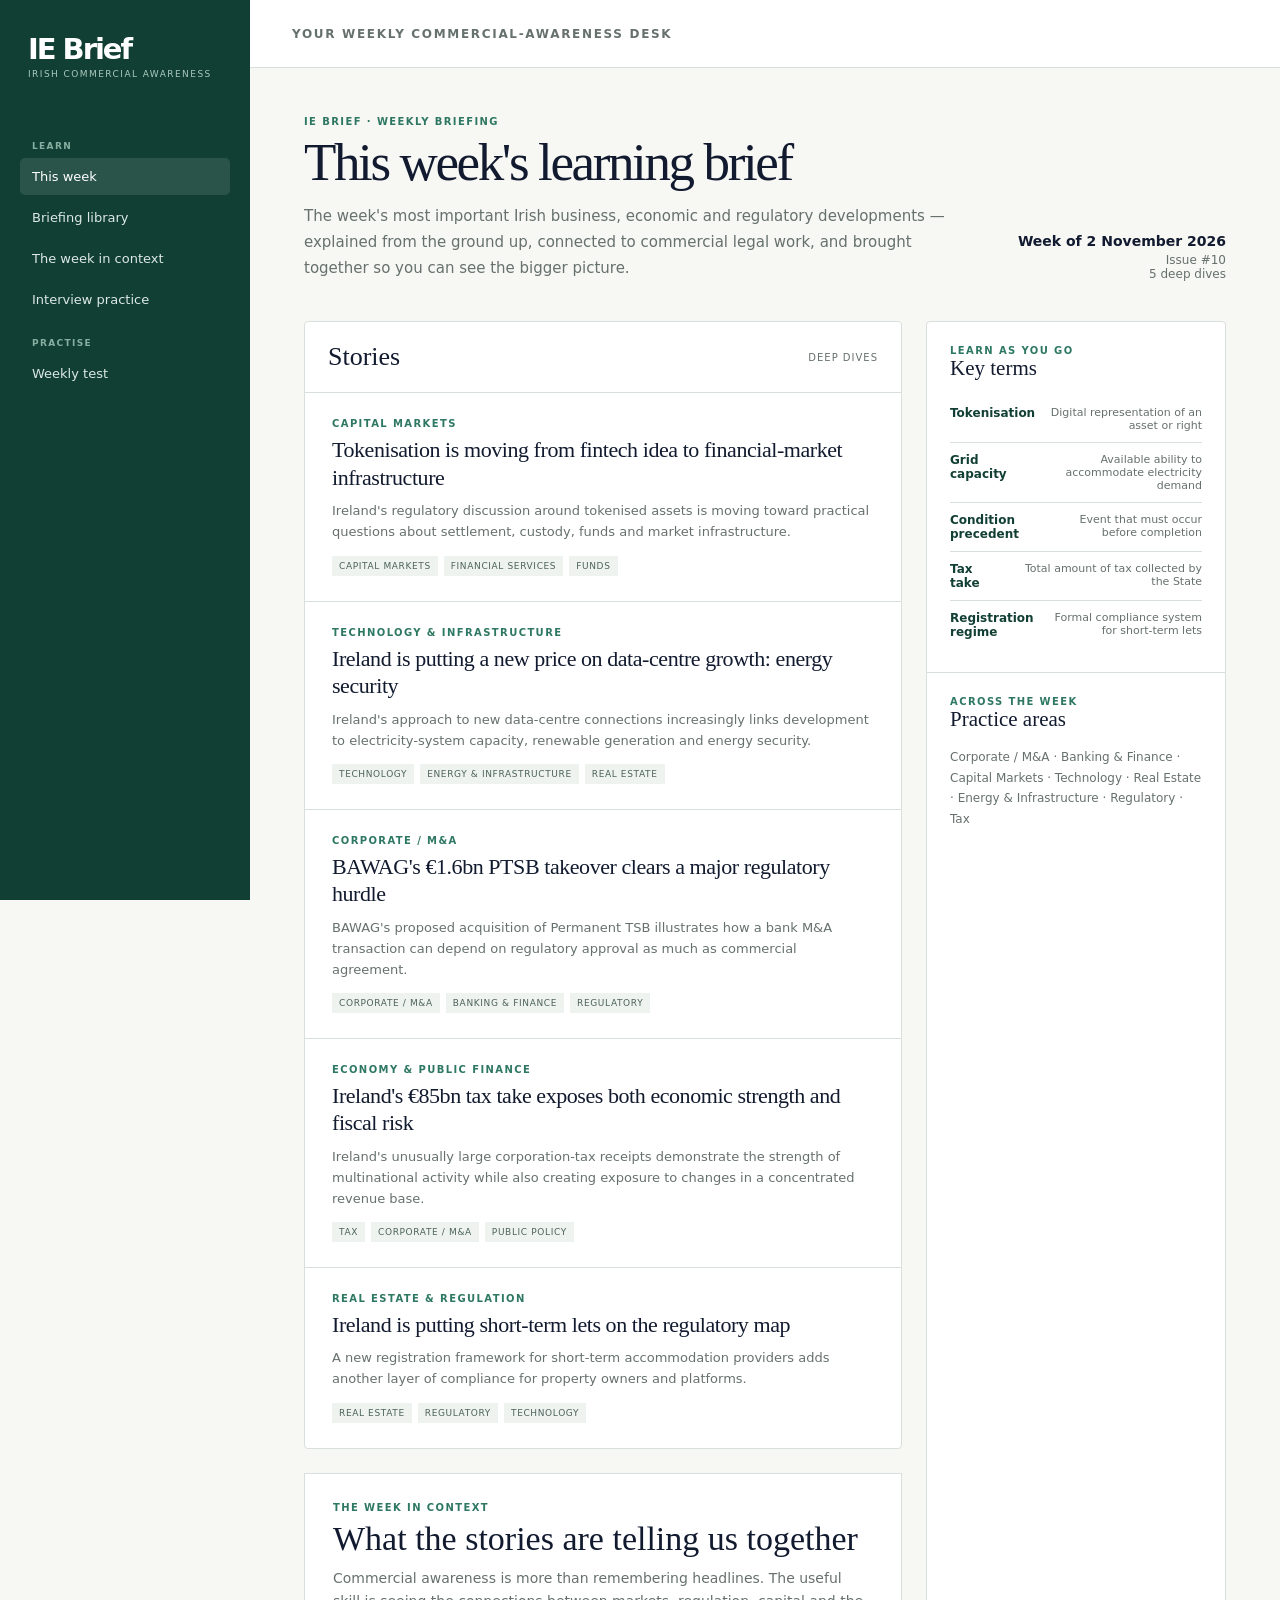
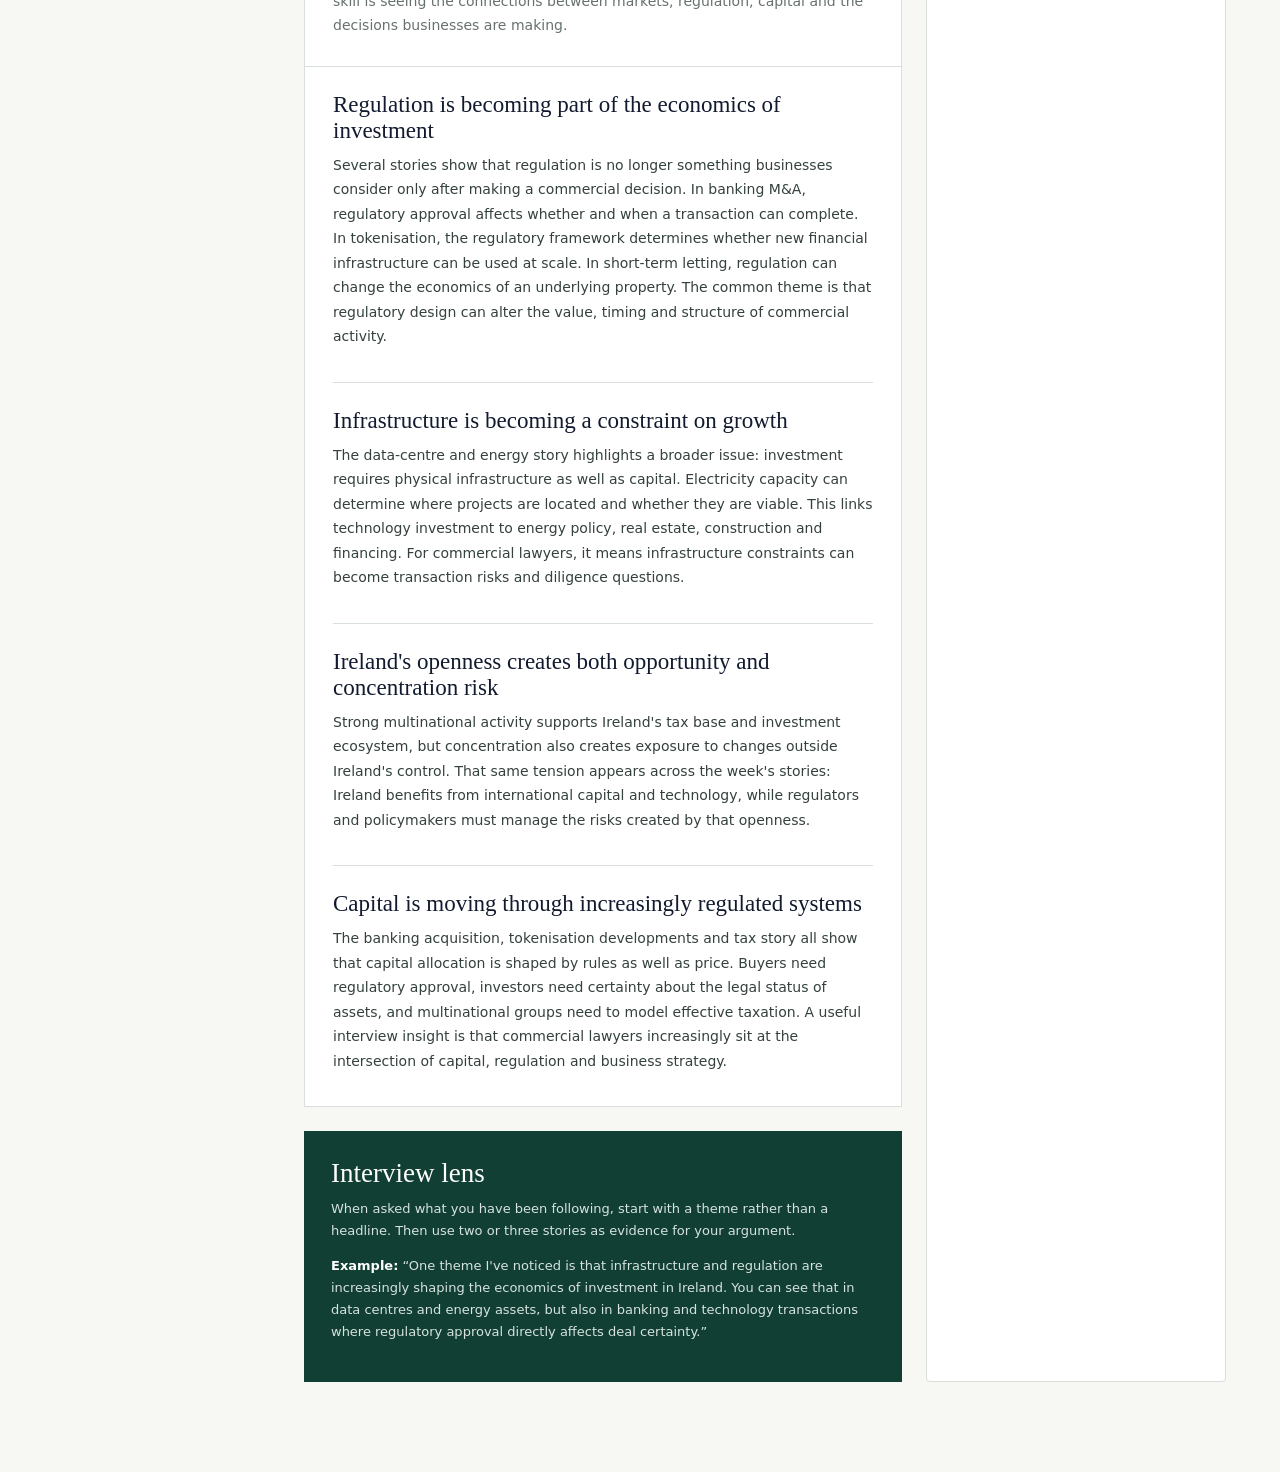
<file: index.html>
<!doctype html>
<html lang="en">
<head>
<meta charset="utf-8">
<meta name="viewport" content="width=device-width, initial-scale=1">
<title>IE Brief — Weekly Irish Commercial Awareness</title>
<style>
:root{--green:#123f34;--green2:#2e7863;--paper:#f7f7f4;--white:#fff;--ink:#111a2e;--muted:#66716d;--line:#d9dfdc;--soft:#eef3f0}
*{box-sizing:border-box}html{scroll-behavior:smooth}body{margin:0;background:var(--paper);color:var(--ink);font-family:Inter,ui-sans-serif,system-ui,-apple-system,BlinkMacSystemFont,"Segoe UI",sans-serif}button{font:inherit}
.sidebar{position:fixed;left:0;top:0;bottom:0;width:250px;background:var(--green);color:white;padding:32px 20px;z-index:30}.logo{font-size:29px;font-weight:850;letter-spacing:-.07em;margin:0 8px 3px}.logo-note{font-size:9px;letter-spacing:.16em;color:#a9c9bd;margin:0 8px 42px;text-transform:uppercase}.nav-label{font-size:9px;letter-spacing:.15em;color:#86afa1;font-weight:800;padding:20px 12px 7px;text-transform:uppercase}.nav{display:grid;gap:4px}.nav button,.nav a{border:0;background:transparent;color:#dce9e4;text-align:left;padding:11px 12px;border-radius:5px;font-size:13px;cursor:pointer;text-decoration:none;display:block}.nav button:hover,.nav button.active,.nav a:hover,.nav a.active{background:rgba(255,255,255,.1);color:white}
.main{margin-left:250px;min-height:100vh}.topbar{height:68px;background:white;border-bottom:1px solid var(--line);display:flex;align-items:center;padding:0 42px;position:sticky;top:0;z-index:20}.topbar span{font-size:12px;text-transform:uppercase;letter-spacing:.14em;font-weight:800;color:var(--muted)}.content{max-width:1360px;margin:auto;padding:48px 54px 90px}.page{display:none}.page.active{display:block}#today{display:block}body:has(#library:target) #today,body:has(#context:target) #today,body:has(#practice:target) #today,body:has(#test:target) #today{display:none}.page:target{display:block}
.eyebrow{font-size:10px;letter-spacing:.14em;text-transform:uppercase;font-weight:800;color:var(--green2)}.hero{display:flex;justify-content:space-between;gap:40px;align-items:flex-end;margin-bottom:40px}.hero h1{font-family:Georgia,"Times New Roman",serif;font-size:53px;line-height:1.02;letter-spacing:-.045em;font-weight:500;margin:8px 0 15px}.hero p{max-width:790px;color:var(--muted);font-size:15px;line-height:1.72;margin:0}.week-meta{text-align:right;white-space:nowrap;color:var(--muted);font-size:12px}.week-meta strong{display:block;color:var(--ink);font-size:14px;margin-bottom:4px}
.layout{display:grid;grid-template-columns:minmax(0,1.72fr) minmax(300px,.72fr);gap:24px}.card{background:white;border:1px solid var(--line);border-radius:4px;overflow:hidden}.card-head{padding:20px 23px;border-bottom:1px solid var(--line);display:flex;justify-content:space-between;align-items:center}.card-head h2{font-family:Georgia,"Times New Roman",serif;font-weight:500;font-size:26px;margin:0}.card-head span{font-size:10px;text-transform:uppercase;letter-spacing:.1em;color:var(--muted)}
.story{padding:25px 27px;border-bottom:1px solid var(--line);cursor:pointer}.story:last-child{border-bottom:0}.story:hover{background:#fbfcfa}.story h3{font-family:Georgia,"Times New Roman",serif;font-size:22px;line-height:1.25;font-weight:500;margin:7px 0 9px;letter-spacing:-.02em}.story p{font-size:13px;color:var(--muted);line-height:1.62;margin:0 0 13px}.tags{display:flex;gap:6px;flex-wrap:wrap}.tag{font-size:9px;text-transform:uppercase;letter-spacing:.07em;background:var(--soft);color:#4d625b;padding:5px 7px}
.side{padding:23px}.side+.side{border-top:1px solid var(--line)}.side h3{font-family:Georgia,"Times New Roman",serif;font-size:21px;font-weight:500;margin:0 0 15px}.term{display:flex;justify-content:space-between;gap:12px;padding:10px 0;border-bottom:1px solid var(--line);font-size:12px}.term:last-child{border-bottom:0}.term b{color:var(--green)}.term span{color:var(--muted);text-align:right;font-size:11px}
.analysis{background:white;border:1px solid var(--line);margin-top:24px}.analysis-head{padding:28px;border-bottom:1px solid var(--line)}.analysis-head h2{font-family:Georgia,"Times New Roman",serif;font-size:34px;font-weight:500;margin:7px 0 9px}.analysis-head p{max-width:820px;color:var(--muted);line-height:1.7;font-size:14px;margin:0}.analysis-body{padding:0 28px}.theme{padding:25px 0;border-bottom:1px solid var(--line)}.theme:last-child{border-bottom:0}.theme h3{font-family:Georgia,"Times New Roman",serif;font-size:23px;font-weight:500;margin:0 0 9px}.theme p{font-size:14px;line-height:1.75;color:#34413c;margin:8px 0}
.interview-box{margin-top:24px;background:var(--green);color:white;padding:27px}.interview-box h3{font-family:Georgia,"Times New Roman",serif;font-size:27px;font-weight:500;margin:0 0 9px}.interview-box p{color:#d6e3df;line-height:1.7;font-size:13px;margin:0 0 12px}.interview-box strong{color:white}
.practice-q{padding:23px 0;border-bottom:1px solid var(--line)}.practice-q:last-child{border-bottom:0}.practice-q h3{font-size:11px;text-transform:uppercase;letter-spacing:.1em;color:var(--green2);margin:0 0 8px}.practice-q p{font-family:Georgia,"Times New Roman",serif;font-size:22px;line-height:1.4;margin:0 0 12px}.answer{background:var(--soft);padding:14px 16px;color:#40514a;font-size:13px;line-height:1.65}.reveal{border:1px solid var(--line);background:white;padding:8px 12px;cursor:pointer}
.library-week{margin-bottom:38px}.library-week h2{font-family:Georgia,"Times New Roman",serif;font-size:30px;font-weight:500;margin:0 0 13px}.library-grid{display:grid;grid-template-columns:repeat(2,minmax(0,1fr));gap:12px}.library-item{background:white;border:1px solid var(--line);padding:22px;cursor:pointer}.library-item:hover{background:#fbfcfa}.library-item h3{font-family:Georgia,"Times New Roman",serif;font-size:20px;font-weight:500;line-height:1.3;margin:5px 0 8px}.library-item p{font-size:12px;line-height:1.55;color:var(--muted);margin:0}
.modal{position:fixed;inset:0;background:rgba(13,23,34,.5);display:none;align-items:center;justify-content:center;padding:22px;z-index:100}.modal.open{display:flex}.modal-card{background:white;width:min(900px,100%);max-height:90vh;overflow:auto;border:1px solid var(--line);padding:34px 38px;position:relative}.close{position:absolute;right:20px;top:20px;width:34px;height:34px;border:0;background:var(--soft);cursor:pointer;border-radius:50%;font-weight:800}.modal .eyebrow{margin-right:45px}.modal h2{font-family:Georgia,"Times New Roman",serif;font-size:34px;line-height:1.18;font-weight:500;letter-spacing:-.03em;margin:8px 45px 22px 0}.modal-section{margin:25px 0}.modal-section h4{font-size:10px;text-transform:uppercase;letter-spacing:.12em;color:var(--muted);margin:0 0 8px}.modal-section p{font-size:14px;line-height:1.78;margin:0;color:#27352f}.modal-section.interview{background:var(--soft);padding:19px 20px}.modal-section.interview p{font-weight:700;color:#173f34}.sources-note{font-size:11px;color:var(--muted);border-top:1px solid var(--line);padding-top:15px;margin-top:28px}
@media(max-width:950px){.sidebar{position:relative;width:100%;height:auto;padding:20px}.logo-note{margin-bottom:15px}.nav{display:flex;flex-wrap:wrap}.nav-label{padding-top:12px}.main{margin-left:0}.topbar{padding:0 22px}.content{padding:32px 20px 60px}.hero{display:block}.week-meta{text-align:left;margin-top:18px}.layout{grid-template-columns:1fr}.library-grid{grid-template-columns:1fr}}
</style>
</head>
<body>
<aside class="sidebar">
  <div class="logo">IE Brief</div><div class="logo-note">Irish commercial awareness</div>
  <div class="nav-label">Learn</div>
  <nav class="nav">
    <a class="active" data-page="today" href="#today">This week</a>
    <a data-page="library" href="#library">Briefing library</a>
    <a data-page="context" href="#context">The week in context</a>
    <a data-page="practice" href="#practice">Interview practice</a>
  </nav>
  <div class="nav-label">Practise</div>
  <nav class="nav"><a data-page="test" href="#test">Weekly test</a></nav>
</aside>
<main class="main">
<header class="topbar"><span>Your weekly commercial-awareness desk</span></header>
<div class="content">
<section id="today" class="page active">
  <div class="hero">
    <div><div class="eyebrow">IE Brief · Weekly briefing</div><h1>This week's learning brief</h1><p>The week's most important Irish business, economic and regulatory developments — explained from the ground up, connected to commercial legal work, and brought together so you can see the bigger picture.</p></div>
    <div class="week-meta"><strong id="weekLabel">Week of 2 November 2026</strong><span id="issue">Issue #10</span><br><span id="storyCount">5 deep dives</span></div>
  </div>
  <div class="layout">
    <div>
      <div class="card"><div class="card-head"><h2>Stories</h2><span id="storyCount2">Deep dives</span></div><div id="storyList"></div></div>
      <div class="analysis"><div class="analysis-head"><div class="eyebrow">The Week in Context</div><h2>What the stories are telling us together</h2><p>Commercial awareness is more than remembering headlines. The useful skill is seeing the connections between markets, regulation, capital and the decisions businesses are making.</p></div><div class="analysis-body" id="themesHome"></div></div>
      <div class="interview-box"><h3>Interview lens</h3><p>When asked what you have been following, start with a theme rather than a headline. Then use two or three stories as evidence for your argument.</p><p><strong>Example:</strong> “One theme I've noticed is that infrastructure and regulation are increasingly shaping the economics of investment in Ireland. You can see that in data centres and energy assets, but also in banking and technology transactions where regulatory approval directly affects deal certainty.”</p></div>
    </div>
    <aside class="card"><div class="side"><div class="eyebrow">Learn as you go</div><h3>Key terms</h3><div id="terms"></div></div><div class="side"><div class="eyebrow">Across the week</div><h3>Practice areas</h3><p style="font-size:12px;color:#66716d;line-height:1.7;margin:0">Corporate / M&A · Banking & Finance · Capital Markets · Technology · Real Estate · Energy & Infrastructure · Regulatory · Tax</p></div></aside>
  </div>
</section>
<section id="context" class="page"><div class="hero"><div><div class="eyebrow">Weekly synthesis</div><h1>The Week in Context</h1><p>This is where the individual stories become a commercial argument. Use these connections to move from “I read about X” to “I noticed a broader trend.”</p></div><div class="week-meta"><strong id="contextWeek">Week of 2 November 2026</strong>4 themes</div></div><div class="analysis"><div class="analysis-body" id="themesFull"></div></div><div class="interview-box"><h3>How to use this in an interview</h3><p>A strong commercial-awareness answer usually has five steps: <strong>headline → mechanism → affected parties → client impact → legal implications.</strong></p><p>Choose one theme and use two or three developments as evidence that you understand the wider picture.</p></div></section>
<section id="library" class="page"><div class="hero"><div><div class="eyebrow">Your archive</div><h1>Briefing library</h1><p>Each weekly briefing stays here so you can revisit the stories, concepts and themes before an interview.</p></div></div><div class="library-week"><h2>Current week</h2><div class="library-grid" id="libraryCurrent"></div></div><div class="library-week"><h2>Previous weeks</h2><div class="card"><div class="side"><p style="margin:0;color:#66716d;font-size:13px;line-height:1.7">Future weekly briefings will appear here when you add the next week's content.</p></div></div></div></section>
<section id="practice" class="page"><div class="hero"><div><div class="eyebrow">Interview preparation</div><h1>Interview practice</h1><p>Use the week's stories to practise explaining commercial mechanisms rather than simply recalling facts.</p></div></div><div class="card"><div class="side"><div class="eyebrow">Answer structure</div><h3>Headline → mechanism → affected parties → client impact → legal implications</h3><p style="font-size:13px;color:#66716d;line-height:1.7">Try answering first without looking at the model approach. The goal is to sound analytical, not rehearsed.</p></div><div class="side" id="practiceList"></div></div></section>
<section id="test" class="page"><div class="hero"><div><div class="eyebrow">Practise</div><h1>Weekly test</h1><p>Questions are designed to test whether you can connect the week's developments, not just remember them.</p></div></div><div class="card"><div class="side" id="testList"></div></div></section>
</div></main>
<div class="modal" id="storyModal"><div class="modal-card"><button type="button" class="close" aria-label="Close story" data-close-story>×</button><div class="eyebrow" id="modalCategory"></div><h2 id="modalTitle"></h2><div id="modalBody"></div></div></div>


<script>
const DATA = {"stories": [{"category": "Capital Markets", "title": "Tokenisation is moving from fintech idea to financial-market infrastructure", "summary": "Ireland's regulatory discussion around tokenised assets is moving toward practical questions about settlement, custody, funds and market infrastructure.", "practice": "Capital Markets · Financial Services · Funds", "sections": {"What happened": "The Central Bank of Ireland has been examining how distributed-ledger technology and tokenisation could develop within regulated financial markets. The important shift is from treating tokenisation as a speculative technology story to asking how it could operate inside the existing regulatory architecture.", "Commercial mechanism": "Tokenisation creates a digital representation of an asset, right or financial instrument on a distributed ledger. If the underlying legal rights, ownership records and settlement processes can be made reliable, the technology could change how assets are issued, transferred and settled. That potentially affects transaction costs, settlement speed, liquidity and the infrastructure used by financial institutions.", "Why it matters economically": "Financial markets depend on infrastructure. If tokenised instruments can reduce reconciliation, settlement or administrative costs, institutions may have an incentive to adopt them. But adoption also depends on interoperability, investor protection, legal certainty and whether the new infrastructure is genuinely better than the systems already in place.", "Why a lawyer cares": "Lawyers need to understand whether a token represents an existing legal right, how ownership transfers, who controls the relevant ledger, what happens when something goes wrong and which regulatory regime applies. This creates work across financial regulation, funds, capital markets, technology transactions, custody and insolvency.", "Key concepts": "DLT means distributed-ledger technology. Tokenisation means creating a digital representation of an asset or right. Settlement is the process through which a transaction is completed and the relevant asset and payment change hands.", "Interview takeaway": "A strong answer is that tokenisation is not simply a technology trend: it is potentially a change to the infrastructure through which financial assets are issued, transferred and settled. The commercial question is whether the efficiency gains justify the legal, regulatory and operational complexity.", "What to watch next": "Watch for the Central Bank's policy direction, developments under the EU DLT Pilot Regime, and practical adoption by funds and other regulated financial institutions."}, "source": "Central Bank of Ireland — Financial Services Conference, November 2026"}, {"category": "Technology & Infrastructure", "title": "Ireland is putting a new price on data-centre growth: energy security", "summary": "Ireland's approach to new data-centre connections increasingly links development to electricity-system capacity, renewable generation and energy security.", "practice": "Technology · Energy & Infrastructure · Real Estate", "sections": {"What happened": "Ireland's data-centre debate is increasingly about whether new electricity demand can be accommodated while maintaining a secure and sustainable power system. Grid capacity, renewable generation and the timing of new connections have therefore become central to the commercial viability of large projects.", "Commercial mechanism": "Data centres require large quantities of reliable electricity. A developer therefore needs more than land and planning permission: it needs a credible route to power. Constraints on the grid can delay projects, increase development costs or change where investment is commercially sensible.", "Why it matters economically": "Data centres bring construction activity, investment, jobs and demand for professional services, but they also create significant infrastructure demand. If electricity supply cannot expand alongside demand, the economic value of additional investment can be constrained. This turns energy availability into a location and investment decision.", "Why a lawyer cares": "Lawyers may advise on grid connections, power purchase agreements, renewable projects, construction, land, planning, financing and long-term commercial arrangements. For an investor, the ability to secure reliable power can affect whether a project is bankable and whether its projected returns remain achievable.", "Key concepts": "Grid capacity is the ability of the electricity system to accommodate additional demand. A power purchase agreement is a contract for purchasing electricity, often from a renewable generator. An energy-intensive business is one whose operations require very large quantities of electricity.", "Interview takeaway": "Energy is increasingly an input into corporate location decisions. For a data centre or industrial project, access to reliable electricity can be as commercially important as land, planning permission or tax.", "What to watch next": "Watch how EirGrid, the CRU and Government policy balance new demand with grid investment, renewable generation, storage and energy security."}, "source": "EirGrid / CRU — Irish electricity-system and data-centre policy developments, 2026"}, {"category": "Corporate / M&A", "title": "BAWAG's €1.6bn PTSB takeover clears a major regulatory hurdle", "summary": "BAWAG's proposed acquisition of Permanent TSB illustrates how a bank M&A transaction can depend on regulatory approval as much as commercial agreement.", "practice": "Corporate / M&A · Banking & Finance · Regulatory", "sections": {"What happened": "BAWAG's proposed acquisition of Permanent TSB involves a transaction value of roughly €1.6 billion and has required regulatory scrutiny. ECB approval is an important milestone, but banking transactions can involve several layers of regulatory, competition and court processes before completion.", "Commercial mechanism": "In an ordinary acquisition, the buyer evaluates the target, agrees consideration and seeks the approvals needed to complete. In banking M&A, the buyer is also acquiring a regulated institution. That means regulators assess issues such as ownership, governance, prudential strength and the suitability of the resulting group.", "Why it matters economically": "Bank consolidation can change competition, funding, product offerings and the scale of institutions operating in a market. For the buyer, the strategic rationale may include scale, customer growth and efficiencies. For the market, regulators must consider whether consolidation creates risks for competition or financial stability.", "Why a lawyer cares": "The transaction brings together M&A documentation, regulatory approvals, competition analysis, financing, corporate governance and court procedures. Lawyers must manage conditions precedent, disclosure, regulatory engagement and the timetable between signing and completion.", "Key concepts": "A condition precedent is an event that must occur before a contractual obligation to complete becomes effective. Prudential regulation focuses on the safety and financial resilience of regulated institutions. A scheme of arrangement is a court-supervised mechanism that can be used to implement certain corporate transactions.", "Interview takeaway": "Bank M&A demonstrates that regulatory approval is not simply a final administrative step. For a regulated business, regulation can shape deal certainty, timing, structure and ultimately whether the transaction can complete.", "What to watch next": "Watch the remaining transaction steps, competition considerations and how the combined group's strategy affects the Irish banking market."}, "source": "ECB / Permanent TSB / BAWAG — transaction and regulatory announcements, 2026"}, {"category": "Economy & Public Finance", "title": "Ireland's €85bn tax take exposes both economic strength and fiscal risk", "summary": "Ireland's unusually large corporation-tax receipts demonstrate the strength of multinational activity while also creating exposure to changes in a concentrated revenue base.", "practice": "Tax · Corporate / M&A · Public Policy", "sections": {"What happened": "Ireland's tax receipts have remained exceptionally strong, with corporation tax making a major contribution. The important point is that a large corporation-tax take does not mean Ireland has a high corporation-tax rate. It means the State is collecting a very large amount of corporation tax in absolute terms, reflecting the scale of profits associated with multinational activity.", "Commercial mechanism": "Ireland's headline corporation-tax rate remains relatively low for many businesses, but large multinational groups generate substantial taxable profits within the Irish system. That creates a large aggregate tax receipt. The commercial issue is therefore the difference between the tax rate and the size and concentration of the tax base.", "Why it matters economically": "Strong receipts give the Government greater capacity to fund infrastructure and public spending. But if a significant share of revenue comes from a relatively small number of large multinational groups, the State becomes more exposed to changes in global corporate profitability, international tax rules or decisions about where companies locate activity.", "Why a lawyer cares": "Tax lawyers advise businesses on how Irish and international tax rules affect investment and transactions. Corporate and M&A lawyers also need to understand how tax changes can affect deal structures, valuations, post-acquisition integration and the attractiveness of Irish operations.", "Key concepts": "Tax take means the total amount of tax collected. Corporation-tax concentration refers to the fact that a large share of receipts can come from a relatively small number of major taxpayers. Pillar Two introduces a 15% global minimum effective tax rate for in-scope large multinational groups.", "Interview takeaway": "Ireland's tax story is a useful example of why commercial awareness requires looking beyond a headline rate. The key issue is the composition and durability of the tax base, not simply whether the statutory rate is high or low.", "What to watch next": "Watch corporation-tax receipts, international tax developments, multinational investment decisions and Government plans for using unusually strong revenues."}, "source": "Department of Finance / Revenue — Irish taxation and corporation-tax developments, 2026"}, {"category": "Real Estate & Regulation", "title": "Ireland is putting short-term lets on the regulatory map", "summary": "A new registration framework for short-term accommodation providers adds another layer of compliance for property owners and platforms.", "practice": "Real Estate · Regulatory · Technology", "sections": {"What happened": "Ireland's short-term letting framework is moving toward a formal registration system. The regime creates compliance obligations for providers of short-term accommodation and has implications for platforms and property owners. The changes sit alongside existing planning and housing rules rather than replacing them.", "Commercial mechanism": "A registration requirement changes the economics of operating a short-term rental because the owner must account for compliance, documentation and potentially platform-related requirements. For platforms, regulation can also create obligations around information and how listings are handled.", "Why it matters economically": "Short-term letting can generate higher or more flexible returns than traditional residential letting in some circumstances. Regulation can therefore change the relative attractiveness of different uses of a property. At scale, the rules also affect tourism supply, housing availability and the economics of investment property.", "Why a lawyer cares": "Real-estate lawyers may need to assess planning status, permitted use, leases, financing terms and regulatory compliance. Technology lawyers may advise platforms on information and compliance obligations. Transactions involving affected properties may also require additional due diligence.", "Key concepts": "Registration is a formal process through which an operator is recorded as complying with a regulatory regime. Planning permission concerns the lawful use and development of land. Platform obligations are duties imposed on digital intermediaries rather than solely on the underlying property owner.", "Interview takeaway": "The commercial significance is not simply that short-term lets are being regulated. It is that regulation can change the permitted and economically attractive use of an asset, which directly affects property value, investment decisions and transaction due diligence.", "What to watch next": "Watch the implementation timetable, Fáilte Ireland's registration process, platform compliance and how the regime interacts with planning enforcement and EU rules."}, "source": "Fáilte Ireland / Government of Ireland — short-term letting regulatory framework, 2026"}], "themes": [{"title": "Regulation is becoming part of the economics of investment", "text": "Several stories show that regulation is no longer something businesses consider only after making a commercial decision. In banking M&A, regulatory approval affects whether and when a transaction can complete. In tokenisation, the regulatory framework determines whether new financial infrastructure can be used at scale. In short-term letting, regulation can change the economics of an underlying property. The common theme is that regulatory design can alter the value, timing and structure of commercial activity."}, {"title": "Infrastructure is becoming a constraint on growth", "text": "The data-centre and energy story highlights a broader issue: investment requires physical infrastructure as well as capital. Electricity capacity can determine where projects are located and whether they are viable. This links technology investment to energy policy, real estate, construction and financing. For commercial lawyers, it means infrastructure constraints can become transaction risks and diligence questions."}, {"title": "Ireland's openness creates both opportunity and concentration risk", "text": "Strong multinational activity supports Ireland's tax base and investment ecosystem, but concentration also creates exposure to changes outside Ireland's control. That same tension appears across the week's stories: Ireland benefits from international capital and technology, while regulators and policymakers must manage the risks created by that openness."}, {"title": "Capital is moving through increasingly regulated systems", "text": "The banking acquisition, tokenisation developments and tax story all show that capital allocation is shaped by rules as well as price. Buyers need regulatory approval, investors need certainty about the legal status of assets, and multinational groups need to model effective taxation. A useful interview insight is that commercial lawyers increasingly sit at the intersection of capital, regulation and business strategy."}], "practice": [["Capital markets", "Why could tokenisation change the economics of financial-market infrastructure?", "Start with the mechanism: digital representation and settlement. Then discuss potential efficiency gains, legal certainty, regulation and adoption."], ["M&A", "Why is regulatory approval particularly important in a bank acquisition?", "Explain that the buyer is acquiring a regulated institution, so ownership, prudential strength and governance are regulatory questions as well as commercial ones."], ["Energy", "Why does electricity availability affect where a data centre is built?", "Connect physical grid capacity to project timing, operating costs, financing and ultimately investment returns."], ["Tax", "Why can a low corporation-tax rate coexist with a very large corporation-tax take?", "Distinguish the statutory rate from the total amount collected and explain the role of multinational profits and concentration."], ["Real estate", "How can short-term letting regulation affect property values?", "Explain that regulation can alter the legally permitted and economically attractive use of an asset, which affects income expectations and due diligence."]], "questions": [["Capital Markets", "What is the main commercial promise of tokenisation?", "Potentially more efficient issuance, transfer and settlement of assets, provided legal and regulatory certainty can be achieved."], ["Energy & Infrastructure", "Why has energy become a commercial issue for data-centre investors?", "Because reliable electricity supply and grid capacity can determine whether a project can operate and where it can be located."], ["Corporate / M&A", "Why can a regulated-business acquisition take longer than a normal acquisition?", "Because regulatory approvals and other conditions precedent can sit between signing and completion."], ["Economy & Public Finance", "What does Ireland's large corporation-tax take tell you about fiscal policy?", "It demonstrates strong multinational activity but also creates concentration and durability risks for the public finances."], ["Real Estate & Regulation", "Why does short-term-let regulation matter to property investors?", "It can change the permitted or commercially attractive use of a property and therefore affect income, value and transaction due diligence."]]};
const stories = DATA.stories;
const themes = DATA.themes;

function showPage(id) {
  const page = document.getElementById(id);
  if (!page) return;
  document.querySelectorAll('.page').forEach(p => p.classList.remove('active'));
  page.classList.add('active');
  document.querySelectorAll('[data-page]').forEach(b => {
    b.classList.toggle('active', b.getAttribute('data-page') === id);
  });
  window.scrollTo(0, 0);
}

// Use event delegation so navigation remains reliable after any dynamic rendering.
document.addEventListener('click', function (event) {
  const navButton = event.target.closest('[data-page]');
  if (navButton) {
    const page = navButton.getAttribute('data-page');
    if (navButton.tagName.toLowerCase() === 'a') {
      event.preventDefault();
      history.replaceState(null, '', '#' + page);
    }
    showPage(page);
  }
});

function renderStoryList() {
  const el = document.getElementById('storyList');
  el.innerHTML = stories.map((s,i) => `
    <article class="story" role="button" tabindex="0" data-story="${i}">
      <div class="eyebrow">${s.category}</div>
      <h3>${s.title}</h3>
      <p>${s.summary}</p>
      <div class="tags">${s.practice.split(' · ').map(x => `<span class="tag">${x}</span>`).join('')}</div>
    </article>`).join('');
  el.querySelectorAll('[data-story]').forEach(card => {
    card.addEventListener('click', () => openStory(Number(card.dataset.story)));
    card.addEventListener('keydown', e => { if(e.key === 'Enter' || e.key === ' ') openStory(Number(card.dataset.story)); });
  });
}

function openStory(i) {
  const s = stories[i];
  document.getElementById('modalCategory').textContent = s.category;
  document.getElementById('modalTitle').textContent = s.title;
  document.getElementById('modalBody').innerHTML =
    Object.entries(s.sections).map(([heading,text]) => `
      <section class="modal-section ${heading === 'Interview takeaway' ? 'interview' : ''}">
        <h4>${heading}</h4><p>${text}</p>
      </section>`).join('') +
    `<div class="sources-note"><strong>Sources:</strong> ${s.source}</div>`;
  document.getElementById('storyModal').classList.add('open');
  document.body.style.overflow='hidden';
}

function closeStory() {
  document.getElementById('storyModal').classList.remove('open');
  document.body.style.overflow='';
}

document.getElementById('storyModal').addEventListener('click', e => {
  if(e.target.id === 'storyModal' || e.target.closest('[data-close-story]')) closeStory();
});
document.addEventListener('keydown', e => { if(e.key === 'Escape') closeStory(); });

function renderTerms() {
  const terms = [
    ['Tokenisation','Digital representation of an asset or right'],
    ['Grid capacity','Available ability to accommodate electricity demand'],
    ['Condition precedent','Event that must occur before completion'],
    ['Tax take','Total amount of tax collected by the State'],
    ['Registration regime','Formal compliance system for short-term lets']
  ];
  document.getElementById('terms').innerHTML = terms.map(t => `<div class="term"><b>${t[0]}</b><span>${t[1]}</span></div>`).join('');
}

function renderThemes(targetId) {
  document.getElementById(targetId).innerHTML = themes.map(t => `
    <div class="theme"><h3>${t.title}</h3><p>${t.text}</p></div>`).join('');
}

function renderLibrary() {
  document.getElementById('libraryCurrent').innerHTML = stories.map((s,i) =>
    `<article class="library-item" data-library-story="${i}">
      <div class="eyebrow">${s.category}</div><h3>${s.title}</h3><p>${s.summary}</p>
    </article>`).join('');
  document.querySelectorAll('[data-library-story]').forEach(x => x.addEventListener('click', () => openStory(Number(x.dataset.libraryStory))));
}

function renderPractice() {
  document.getElementById('practiceList').innerHTML = DATA.practice.map((q,i) => `
    <div class="practice-q"><h3>${q[0]}</h3><p>${q[1]}</p>
    <button class="reveal" type="button" data-reveal="${i}">Show model approach</button>
    <div class="answer" id="answer-${i}" hidden>${q[2]}</div></div>`).join('');
  document.querySelectorAll('[data-reveal]').forEach(btn => btn.addEventListener('click', () => {
    const answer=document.getElementById('answer-'+btn.dataset.reveal);
    answer.hidden=!answer.hidden;
    btn.textContent=answer.hidden?'Show model approach':'Hide model approach';
  }));
}

function renderTest() {
  document.getElementById('testList').innerHTML = DATA.questions.map((q,i) => `
    <div class="practice-q"><h3>${q[0]}</h3><p>${q[1]}</p>
    <button class="reveal" type="button" data-test="${i}">Show answer</button>
    <div class="answer" id="test-answer-${i}" hidden>${q[2]}</div></div>`).join('');
  document.querySelectorAll('[data-test]').forEach(btn => btn.addEventListener('click', () => {
    const answer=document.getElementById('test-answer-'+btn.dataset.test);
    answer.hidden=!answer.hidden;
    btn.textContent=answer.hidden?'Show answer':'Hide answer';
  }));
}

document.documentElement.classList.add('js-ready');

// Allow direct navigation via URL hashes as well as the sidebar.
function applyHashPage() {
  const hash = window.location.hash.replace('#','');
  if (hash && document.getElementById(hash) && document.getElementById(hash).classList.contains('page')) {
    showPage(hash);
  } else {
    showPage('today');
  }
}
window.addEventListener('hashchange', applyHashPage);

renderStoryList();
renderTerms();
renderThemes('themesHome');
renderThemes('themesFull');
renderLibrary();
renderPractice();
renderTest();
window.closeStory = closeStory;
</script>

</body>
</html>
</file>
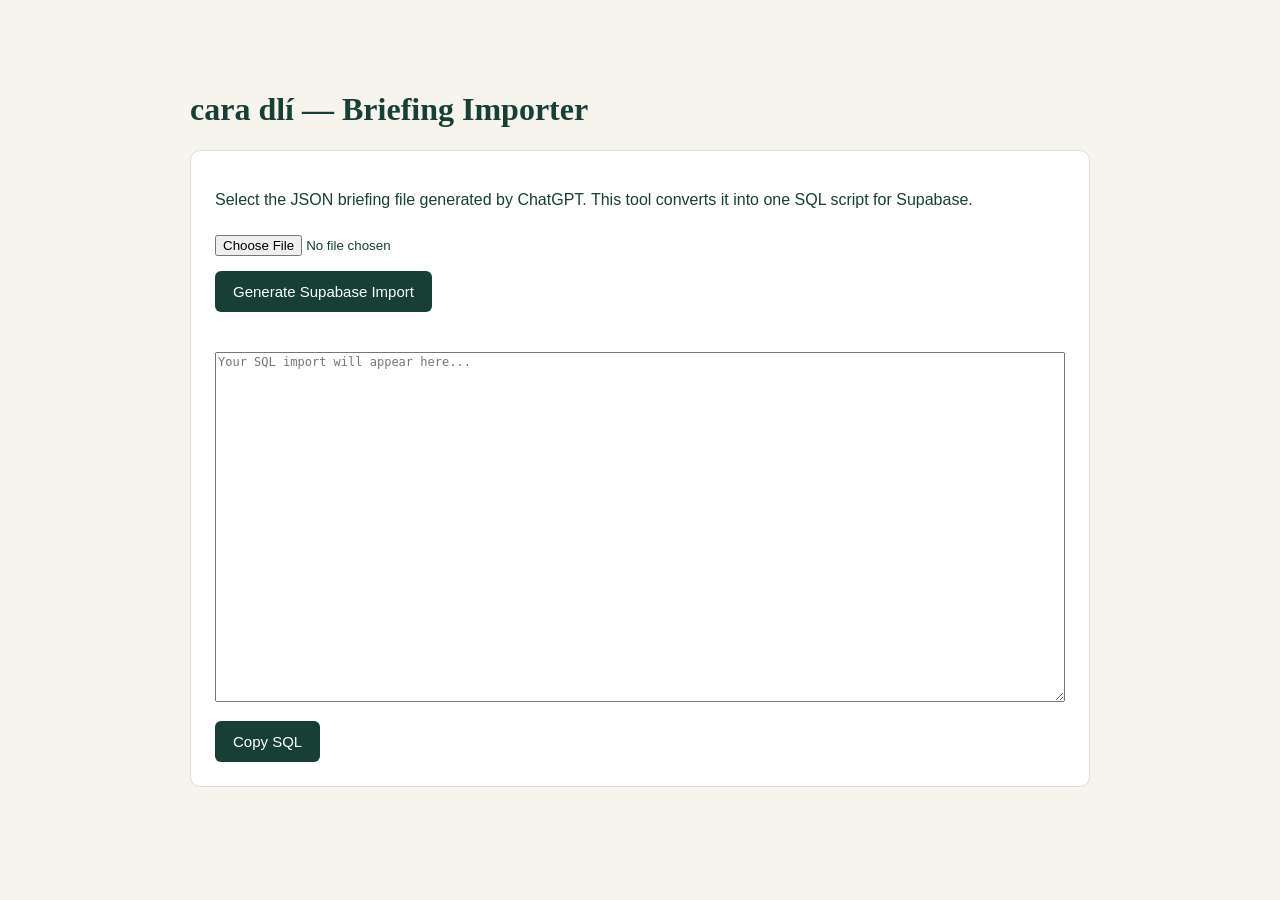
<file: import-briefing.html>
<!DOCTYPE html>
<html lang="en">
<head>
  <meta charset="UTF-8">
  <meta name="viewport" content="width=device-width, initial-scale=1.0">
  <title>cara dlí — Briefing Importer</title>
  <style>
    body {
      font-family: Arial, sans-serif;
      max-width: 900px;
      margin: 50px auto;
      padding: 20px;
      background: #f7f4ed;
      color: #173f35;
    }

    h1 {
      font-family: Georgia, serif;
    }

    .box {
      background: white;
      padding: 24px;
      border: 1px solid #ddd;
      border-radius: 10px;
      margin-top: 20px;
    }

    button {
      background: #173f35;
      color: white;
      border: none;
      padding: 12px 18px;
      border-radius: 6px;
      cursor: pointer;
      font-size: 15px;
      margin-top: 15px;
    }

    button:hover {
      opacity: 0.9;
    }

    textarea {
      width: 100%;
      height: 350px;
      margin-top: 20px;
      font-family: monospace;
      font-size: 12px;
      box-sizing: border-box;
    }

    #status {
      margin-top: 20px;
      font-weight: bold;
    }

    input {
      margin-top: 10px;
    }
  </style>
</head>

<body>

  <h1>cara dlí — Briefing Importer</h1>

  <div class="box">
    <p>
      Select the JSON briefing file generated by ChatGPT.
      This tool converts it into one SQL script for Supabase.
    </p>

    <input type="file" id="jsonFile" accept=".json">

    <br>

    <button onclick="generateSQL()">Generate Supabase Import</button>

    <div id="status"></div>

    <textarea id="sqlOutput" placeholder="Your SQL import will appear here..."></textarea>

    <button onclick="copySQL()">Copy SQL</button>
  </div>

<script>

function escapeSQL(value) {
  if (value === null || value === undefined) {
    return "NULL";
  }

  return "'" + String(value)
    .replace(/\\/g, "\\\\")
    .replace(/'/g, "''")
    .replace(/\r?\n/g, "\\n")
    + "'";
}

async function generateSQL() {

  const fileInput = document.getElementById("jsonFile");
  const status = document.getElementById("status");
  const output = document.getElementById("sqlOutput");

  if (!fileInput.files.length) {
    status.textContent = "Please select the JSON file first.";
    return;
  }

  try {

    const text = await fileInput.files[0].text();
    const data = JSON.parse(text);

    const b = data.briefing;

    let sql = "";

    sql += "-- cara dlí briefing import\n";
    sql += "-- Generated automatically from JSON\n\n";

    /*
      BRIEFING
    */

    sql += "-- Briefing\n";

    sql += `
INSERT INTO briefings (id, issue, publication_date, title)
VALUES (
  ${Number(b.id)},
  ${Number(b.issue)},
  ${escapeSQL(b.publication_date)},
  ${escapeSQL(b.title)}
)
ON CONFLICT (id)
DO UPDATE SET
  issue = EXCLUDED.issue,
  publication_date = EXCLUDED.publication_date,
  title = EXCLUDED.title;

`;

    /*
      STORIES
    */

    sql += "-- Stories\n";

    sql += `
DELETE FROM stories
WHERE briefing_id = ${Number(b.id)};

`;

    for (const story of data.stories) {

      sql += `
INSERT INTO stories (
  briefing_id,
  category,
  headline,
  summary,
  content,
  practice_area,
  source_name,
  source_url,
  watch_next
)
VALUES (
  ${Number(story.briefing_id)},
  ${escapeSQL(story.category)},
  ${escapeSQL(story.headline)},
  ${escapeSQL(story.summary)},
  ${escapeSQL(story.content)},
  ${escapeSQL(story.practice_area)},
  ${escapeSQL(story.source_name)},
  ${escapeSQL(story.source_url)},
  ${escapeSQL(story.watch_next)}
);

`;
    }

    /*
      QUESTIONS
    */

    sql += "-- Questions\n";

    sql += `
DELETE FROM questions
WHERE briefing_id = ${Number(b.id)};

`;

    for (const question of data.questions) {

      sql += `
INSERT INTO questions (
  briefing_id,
  question,
  category,
  answer,
  question_type
)
VALUES (
  ${Number(question.briefing_id)},
  ${escapeSQL(question.question)},
  ${escapeSQL(question.category)},
  ${escapeSQL(question.answer)},
  ${escapeSQL(question.question_type)}
);

`;
    }

    sql += "-- End of cara dlí briefing import";

    output.value = sql;

    status.textContent =
      "✓ Import generated. Copy the SQL and run it in Supabase SQL Editor.";

  } catch (error) {

    status.textContent =
      "Error reading JSON: " + error.message;

  }
}

function copySQL() {

  const output = document.getElementById("sqlOutput");

  if (!output.value) {
    document.getElementById("status").textContent =
      "Generate the import first.";
    return;
  }

  navigator.clipboard.writeText(output.value);

  document.getElementById("status").textContent =
    "✓ SQL copied to clipboard.";
}

</script>

</body>
</html>
</file>
